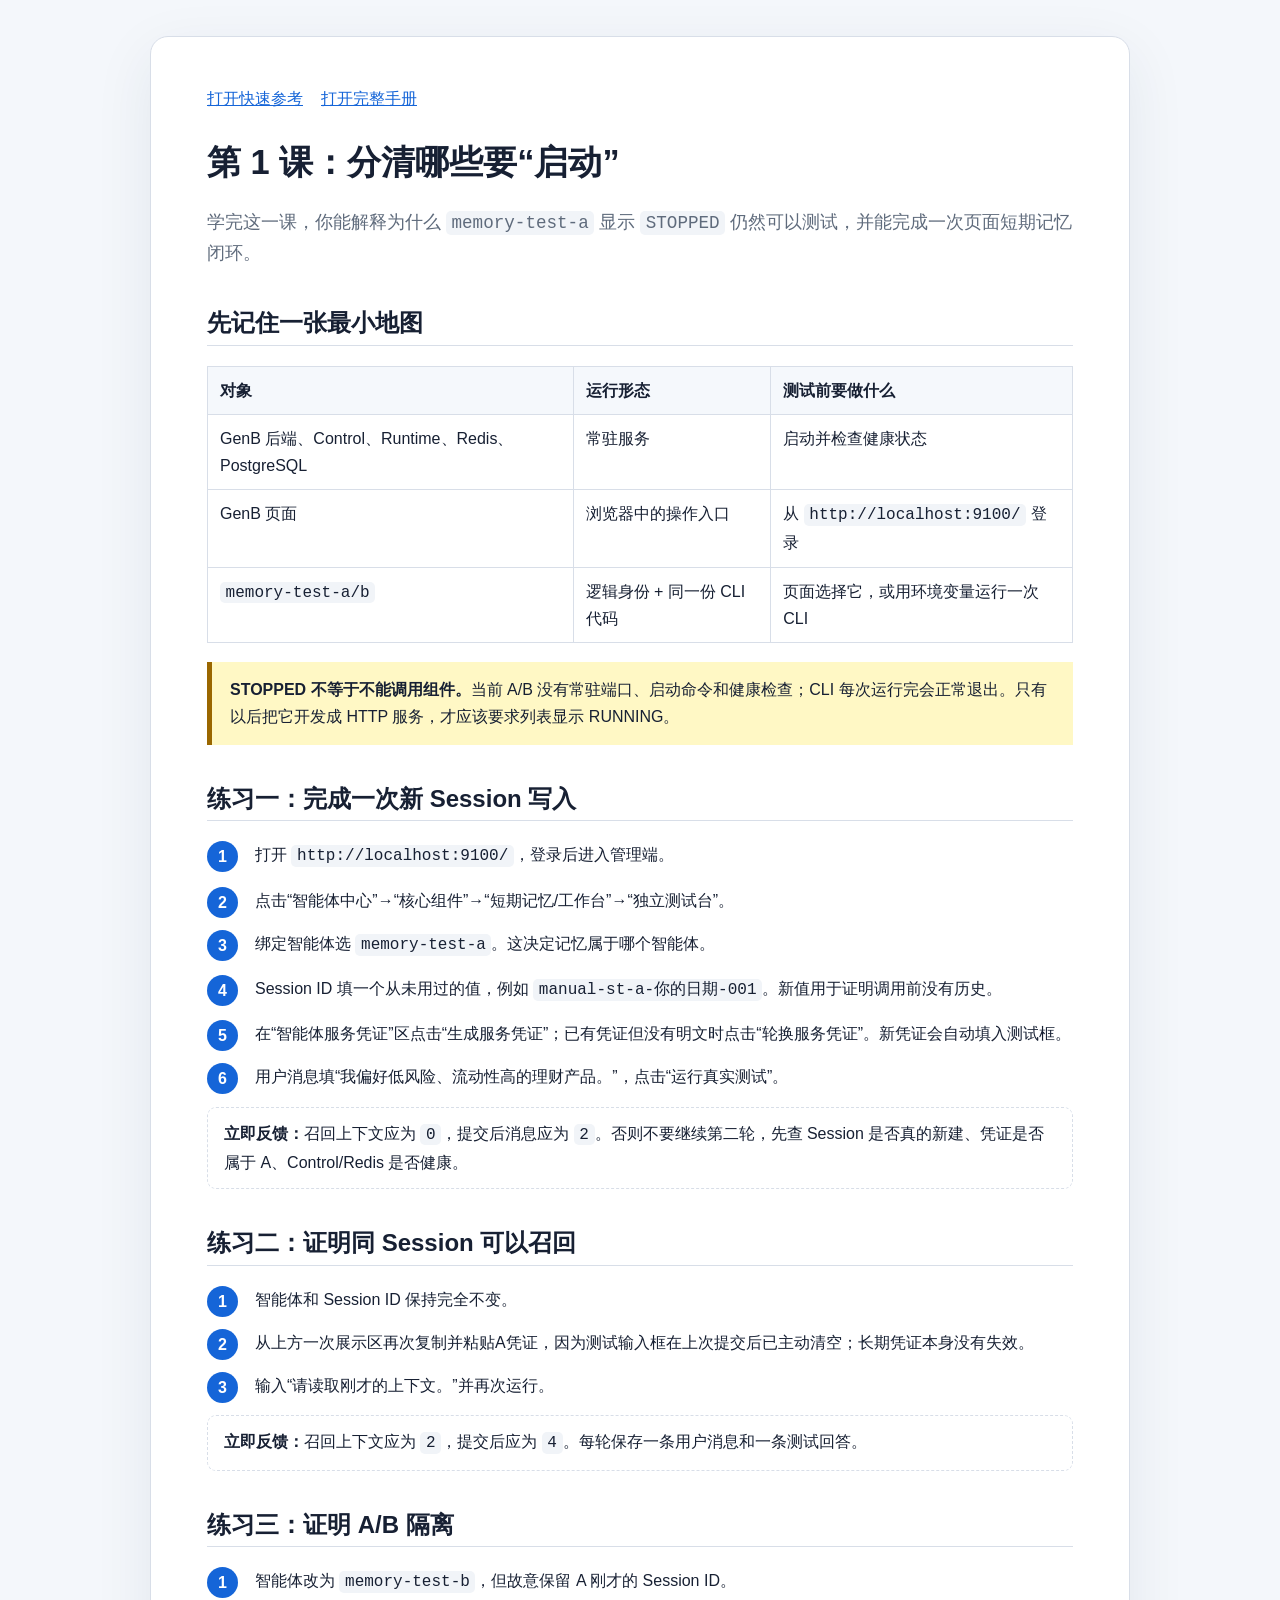
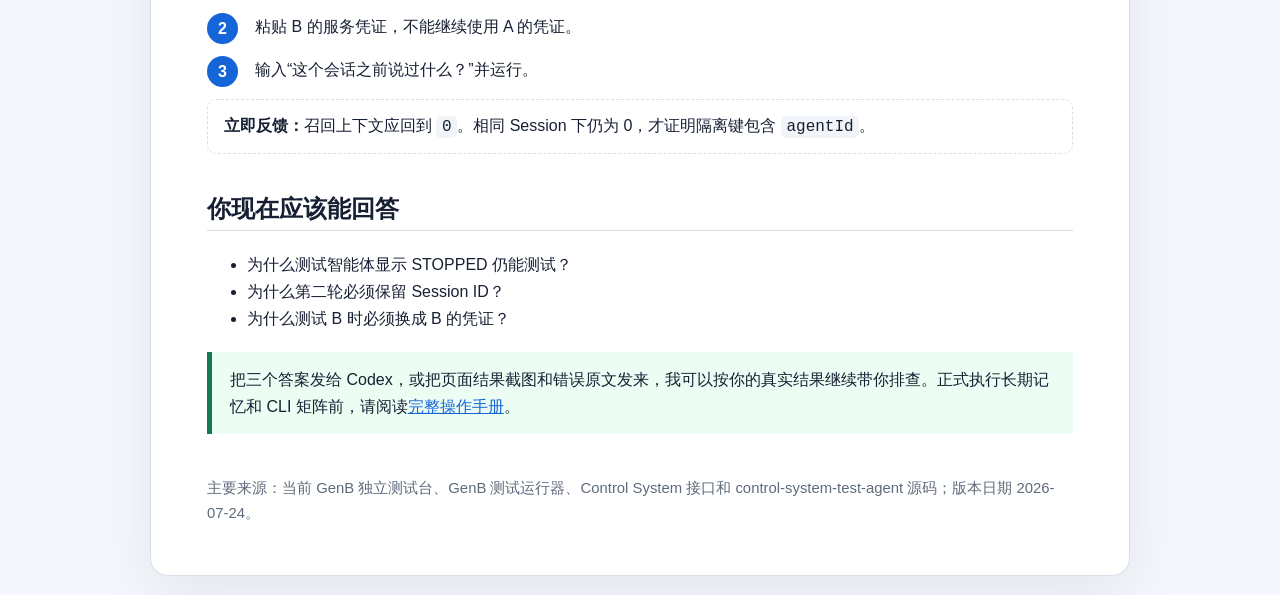
<file: docs/training/core-memory-testing/lessons/0001-core-memory-testbench-and-agent.html>
<!doctype html>
<html lang="zh-CN">
<head>
  <meta charset="utf-8">
  <meta name="viewport" content="width=device-width, initial-scale=1">
  <title>第 1 课：分清测试台、测试智能体与真实服务</title>
  <link rel="stylesheet" href="../assets/lesson.css">
</head>
<body>
<main>
  <nav>
    <a href="../reference/core-memory-testing-cheatsheet.html">打开快速参考</a>
    <a href="../../../operation/CORE_MEMORY_TESTBENCH_AND_TEST_AGENT_GUIDE.md">打开完整手册</a>
  </nav>
  <h1>第 1 课：分清哪些要“启动”</h1>
  <p class="lede">学完这一课，你能解释为什么 <code>memory-test-a</code> 显示 <code>STOPPED</code> 仍然可以测试，并能完成一次页面短期记忆闭环。</p>

  <h2>先记住一张最小地图</h2>
  <table>
    <thead><tr><th>对象</th><th>运行形态</th><th>测试前要做什么</th></tr></thead>
    <tbody>
      <tr><td>GenB 后端、Control、Runtime、Redis、PostgreSQL</td><td>常驻服务</td><td>启动并检查健康状态</td></tr>
      <tr><td>GenB 页面</td><td>浏览器中的操作入口</td><td>从 <code>http://localhost:9100/</code> 登录</td></tr>
      <tr><td><code>memory-test-a/b</code></td><td>逻辑身份 + 同一份 CLI 代码</td><td>页面选择它，或用环境变量运行一次 CLI</td></tr>
    </tbody>
  </table>
  <div class="callout warning"><strong>STOPPED 不等于不能调用组件。</strong>当前 A/B 没有常驻端口、启动命令和健康检查；CLI 每次运行完会正常退出。只有以后把它开发成 HTTP 服务，才应该要求列表显示 RUNNING。</div>

  <h2>练习一：完成一次新 Session 写入</h2>
  <ol class="steps">
    <li>打开 <code>http://localhost:9100/</code>，登录后进入管理端。</li>
    <li>点击“智能体中心”→“核心组件”→“短期记忆/工作台”→“独立测试台”。</li>
    <li>绑定智能体选 <code>memory-test-a</code>。这决定记忆属于哪个智能体。</li>
    <li>Session ID 填一个从未用过的值，例如 <code>manual-st-a-你的日期-001</code>。新值用于证明调用前没有历史。</li>
    <li>在“智能体服务凭证”区点击“生成服务凭证”；已有凭证但没有明文时点击“轮换服务凭证”。新凭证会自动填入测试框。</li>
    <li>用户消息填“我偏好低风险、流动性高的理财产品。”，点击“运行真实测试”。</li>
  </ol>
  <p class="check"><strong>立即反馈：</strong>召回上下文应为 <code>0</code>，提交后消息应为 <code>2</code>。否则不要继续第二轮，先查 Session 是否真的新建、凭证是否属于 A、Control/Redis 是否健康。</p>

  <h2>练习二：证明同 Session 可以召回</h2>
  <ol class="steps">
    <li>智能体和 Session ID 保持完全不变。</li>
    <li>从上方一次展示区再次复制并粘贴A凭证，因为测试输入框在上次提交后已主动清空；长期凭证本身没有失效。</li>
    <li>输入“请读取刚才的上下文。”并再次运行。</li>
  </ol>
  <p class="check"><strong>立即反馈：</strong>召回上下文应为 <code>2</code>，提交后应为 <code>4</code>。每轮保存一条用户消息和一条测试回答。</p>

  <h2>练习三：证明 A/B 隔离</h2>
  <ol class="steps">
    <li>智能体改为 <code>memory-test-b</code>，但故意保留 A 刚才的 Session ID。</li>
    <li>粘贴 B 的服务凭证，不能继续使用 A 的凭证。</li>
    <li>输入“这个会话之前说过什么？”并运行。</li>
  </ol>
  <p class="check"><strong>立即反馈：</strong>召回上下文应回到 <code>0</code>。相同 Session 下仍为 0，才证明隔离键包含 <code>agentId</code>。</p>

  <h2>你现在应该能回答</h2>
  <ul>
    <li>为什么测试智能体显示 STOPPED 仍能测试？</li>
    <li>为什么第二轮必须保留 Session ID？</li>
    <li>为什么测试 B 时必须换成 B 的凭证？</li>
  </ul>
  <div class="callout success">把三个答案发给 Codex，或把页面结果截图和错误原文发来，我可以按你的真实结果继续带你排查。正式执行长期记忆和 CLI 矩阵前，请阅读<a href="../../../operation/CORE_MEMORY_TESTBENCH_AND_TEST_AGENT_GUIDE.md">完整操作手册</a>。</div>

  <footer>主要来源：当前 GenB 独立测试台、GenB 测试运行器、Control System 接口和 control-system-test-agent 源码；版本日期 2026-07-24。</footer>
</main>
</body>
</html>
</file>
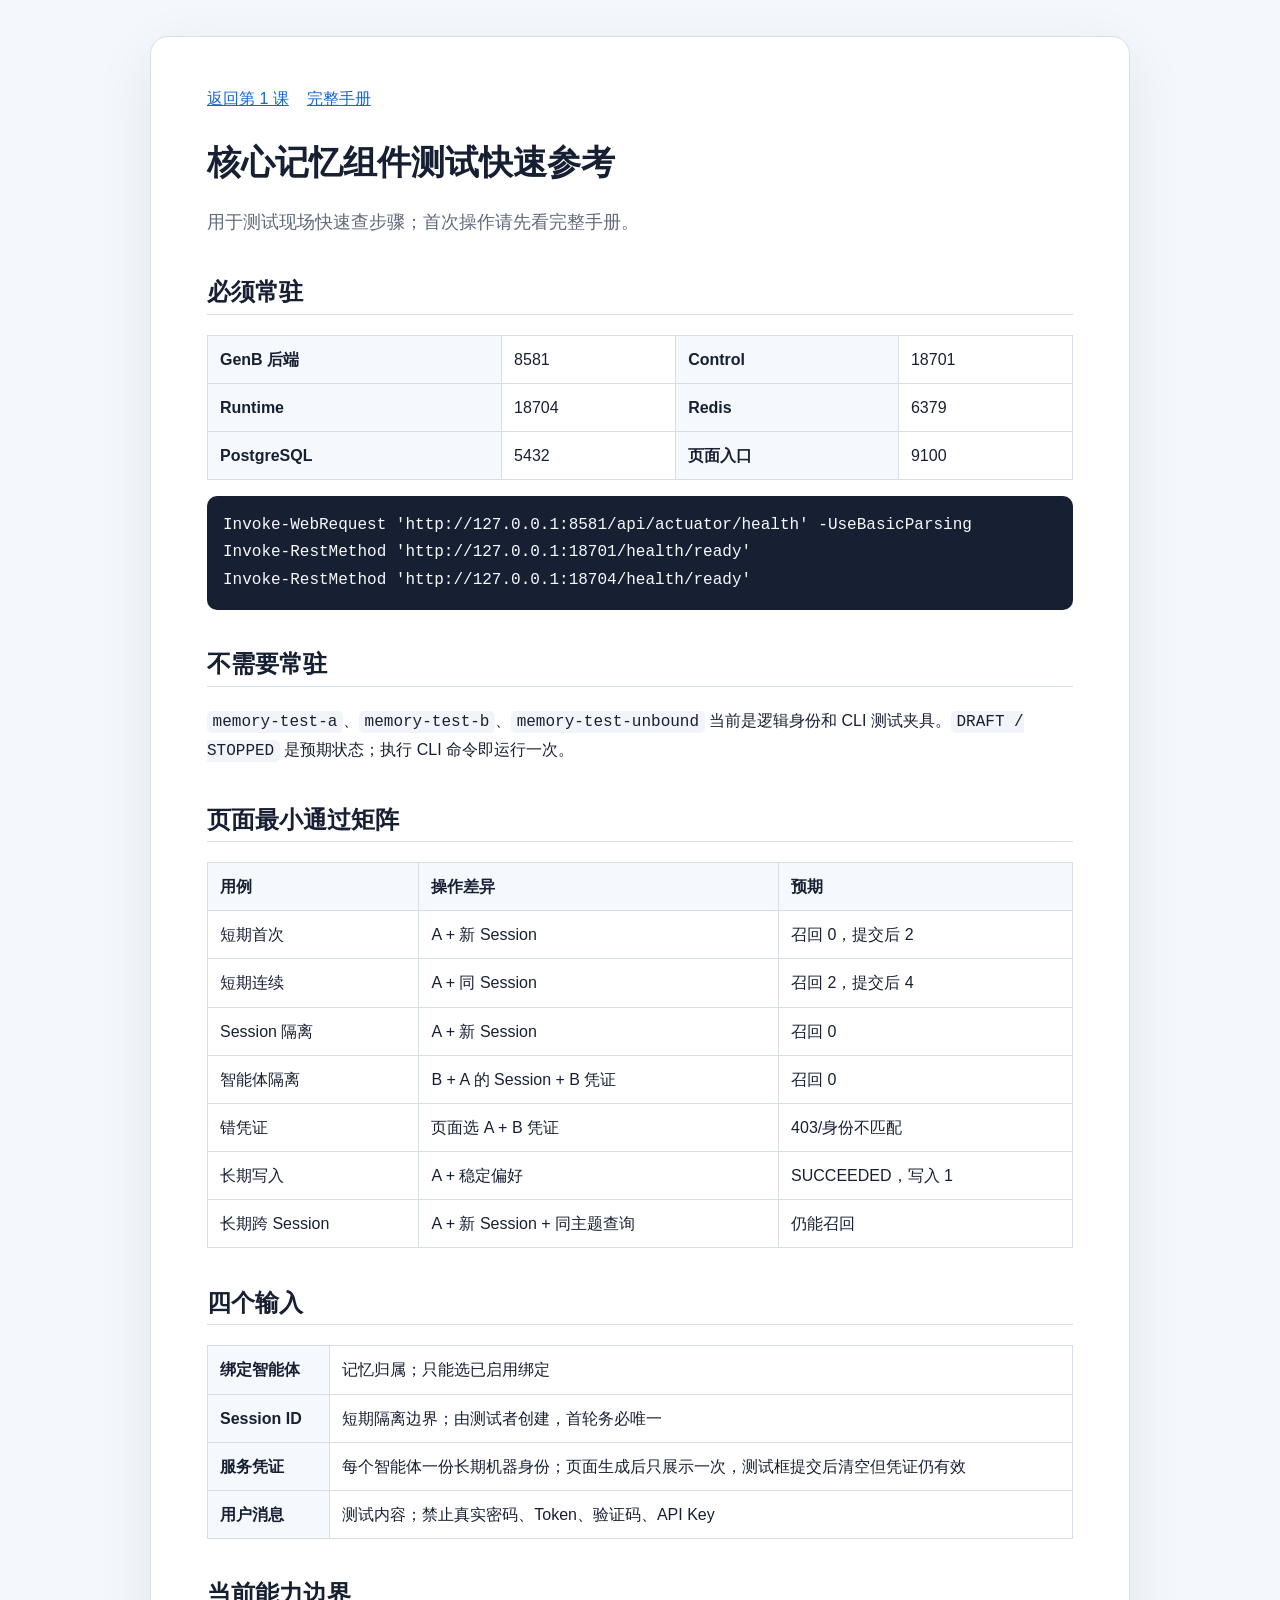
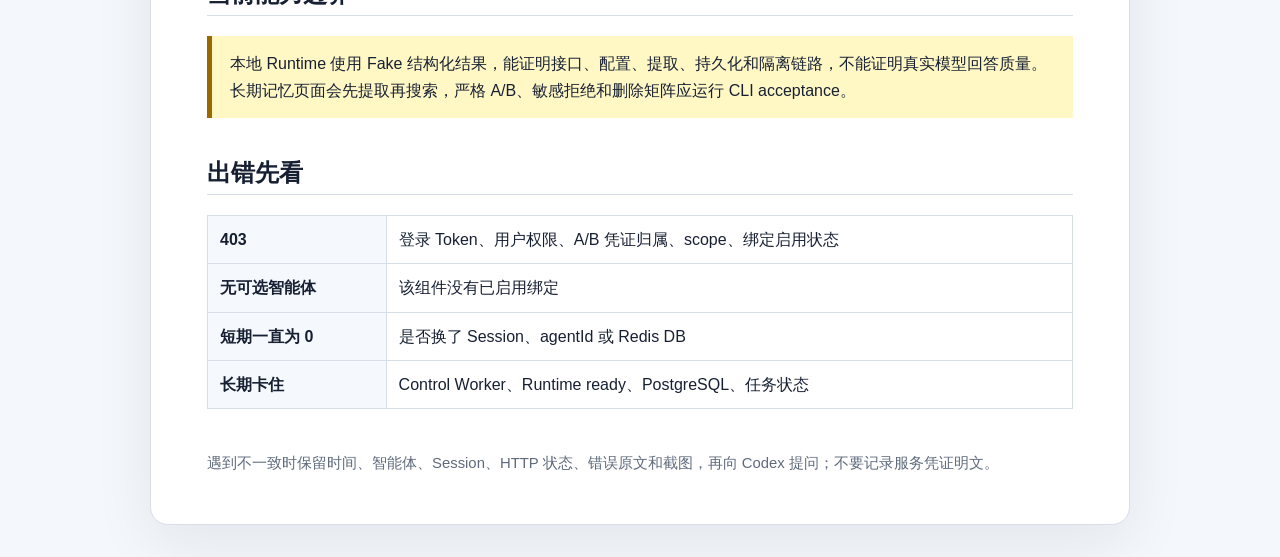
<file: docs/training/core-memory-testing/reference/core-memory-testing-cheatsheet.html>
<!doctype html>
<html lang="zh-CN">
<head>
  <meta charset="utf-8">
  <meta name="viewport" content="width=device-width, initial-scale=1">
  <title>核心记忆组件测试快速参考</title>
  <link rel="stylesheet" href="../assets/lesson.css">
</head>
<body>
<main>
  <nav><a href="../lessons/0001-core-memory-testbench-and-agent.html">返回第 1 课</a><a href="../../../operation/CORE_MEMORY_TESTBENCH_AND_TEST_AGENT_GUIDE.md">完整手册</a></nav>
  <h1>核心记忆组件测试快速参考</h1>
  <p class="lede">用于测试现场快速查步骤；首次操作请先看完整手册。</p>

  <h2>必须常驻</h2>
  <table><tbody>
    <tr><th>GenB 后端</th><td>8581</td><th>Control</th><td>18701</td></tr>
    <tr><th>Runtime</th><td>18704</td><th>Redis</th><td>6379</td></tr>
    <tr><th>PostgreSQL</th><td>5432</td><th>页面入口</th><td>9100</td></tr>
  </tbody></table>
  <pre><code>Invoke-WebRequest 'http://127.0.0.1:8581/api/actuator/health' -UseBasicParsing
Invoke-RestMethod 'http://127.0.0.1:18701/health/ready'
Invoke-RestMethod 'http://127.0.0.1:18704/health/ready'</code></pre>

  <h2>不需要常驻</h2>
  <p><code>memory-test-a</code>、<code>memory-test-b</code>、<code>memory-test-unbound</code> 当前是逻辑身份和 CLI 测试夹具。<code>DRAFT / STOPPED</code> 是预期状态；执行 CLI 命令即运行一次。</p>

  <h2>页面最小通过矩阵</h2>
  <table>
    <thead><tr><th>用例</th><th>操作差异</th><th>预期</th></tr></thead>
    <tbody>
      <tr><td>短期首次</td><td>A + 新 Session</td><td>召回 0，提交后 2</td></tr>
      <tr><td>短期连续</td><td>A + 同 Session</td><td>召回 2，提交后 4</td></tr>
      <tr><td>Session 隔离</td><td>A + 新 Session</td><td>召回 0</td></tr>
      <tr><td>智能体隔离</td><td>B + A 的 Session + B 凭证</td><td>召回 0</td></tr>
      <tr><td>错凭证</td><td>页面选 A + B 凭证</td><td>403/身份不匹配</td></tr>
      <tr><td>长期写入</td><td>A + 稳定偏好</td><td>SUCCEEDED，写入 1</td></tr>
      <tr><td>长期跨 Session</td><td>A + 新 Session + 同主题查询</td><td>仍能召回</td></tr>
    </tbody>
  </table>

  <h2>四个输入</h2>
  <table><tbody>
    <tr><th>绑定智能体</th><td>记忆归属；只能选已启用绑定</td></tr>
    <tr><th>Session ID</th><td>短期隔离边界；由测试者创建，首轮务必唯一</td></tr>
    <tr><th>服务凭证</th><td>每个智能体一份长期机器身份；页面生成后只展示一次，测试框提交后清空但凭证仍有效</td></tr>
    <tr><th>用户消息</th><td>测试内容；禁止真实密码、Token、验证码、API Key</td></tr>
  </tbody></table>

  <h2>当前能力边界</h2>
  <div class="callout warning">本地 Runtime 使用 Fake 结构化结果，能证明接口、配置、提取、持久化和隔离链路，不能证明真实模型回答质量。长期记忆页面会先提取再搜索，严格 A/B、敏感拒绝和删除矩阵应运行 CLI acceptance。</div>

  <h2>出错先看</h2>
  <table><tbody>
    <tr><th>403</th><td>登录 Token、用户权限、A/B 凭证归属、scope、绑定启用状态</td></tr>
    <tr><th>无可选智能体</th><td>该组件没有已启用绑定</td></tr>
    <tr><th>短期一直为 0</th><td>是否换了 Session、agentId 或 Redis DB</td></tr>
    <tr><th>长期卡住</th><td>Control Worker、Runtime ready、PostgreSQL、任务状态</td></tr>
  </tbody></table>
  <footer>遇到不一致时保留时间、智能体、Session、HTTP 状态、错误原文和截图，再向 Codex 提问；不要记录服务凭证明文。</footer>
</main>
</body>
</html>
</file>
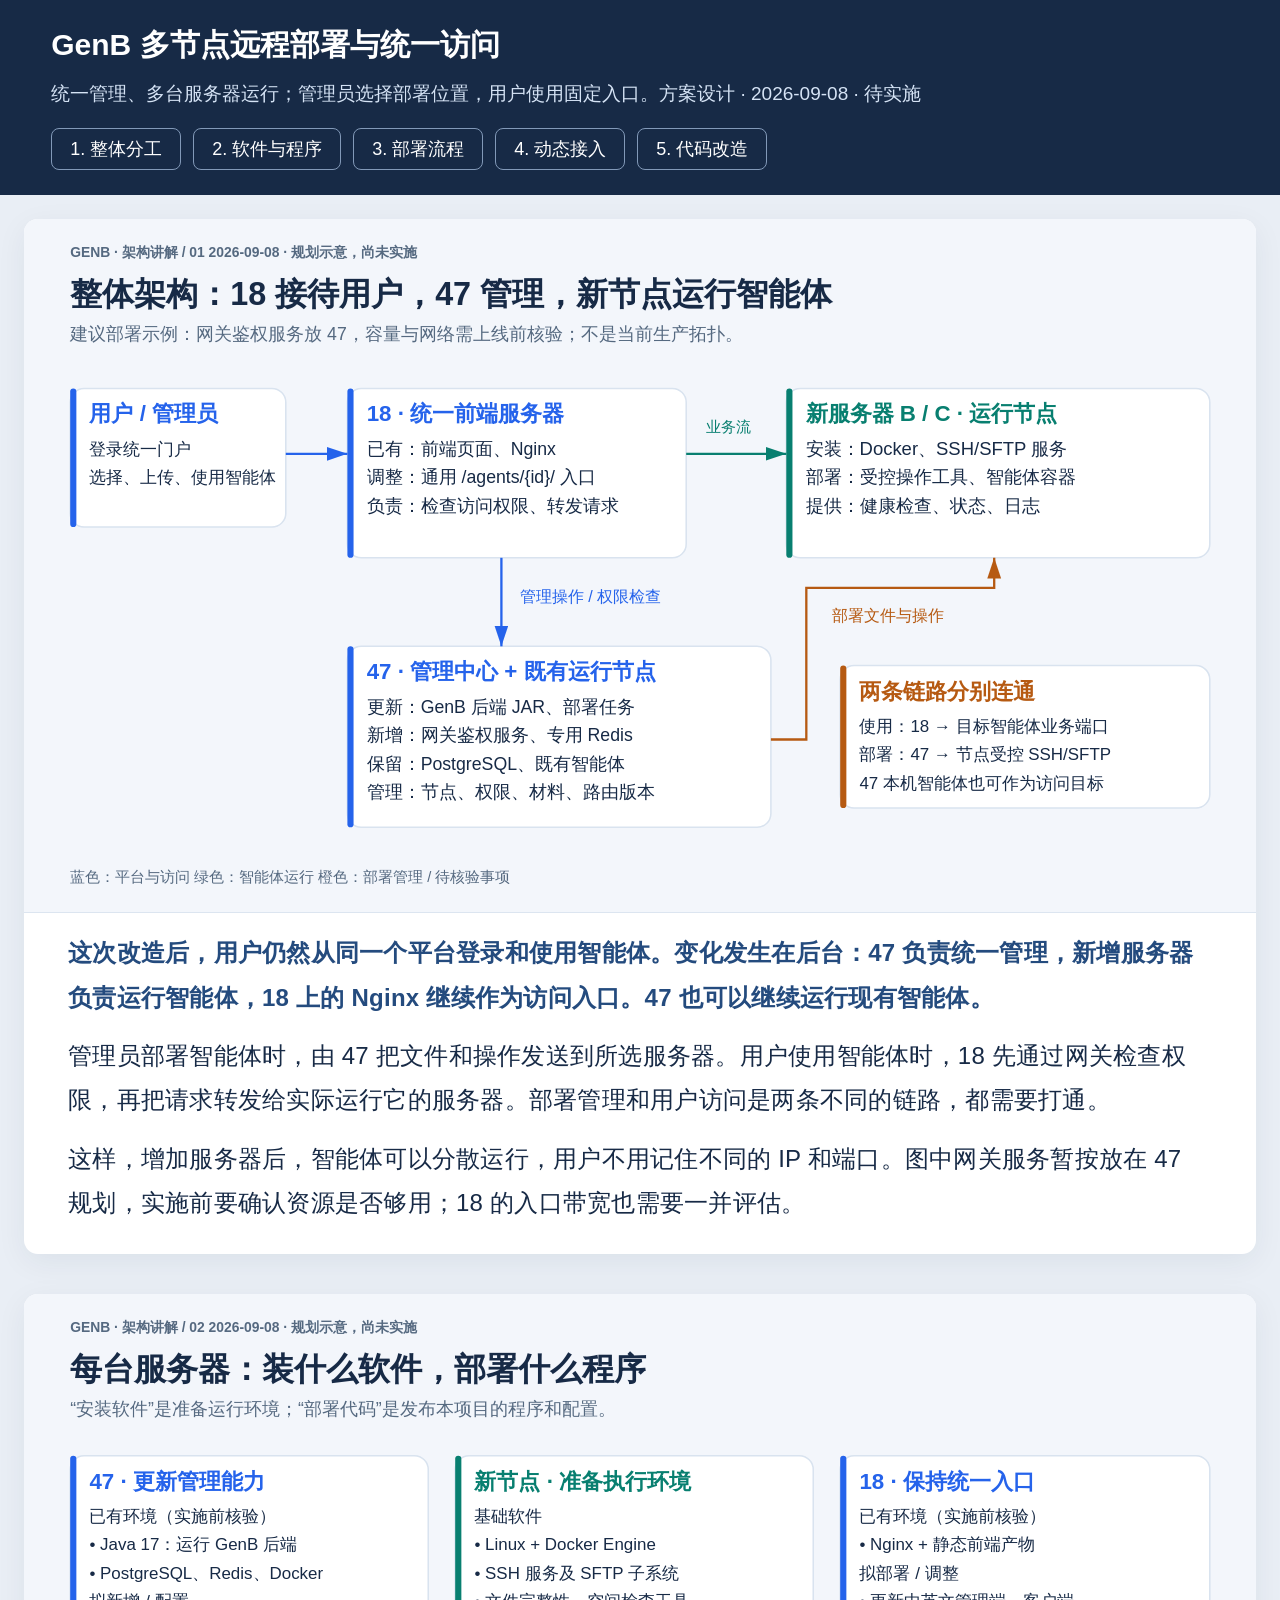
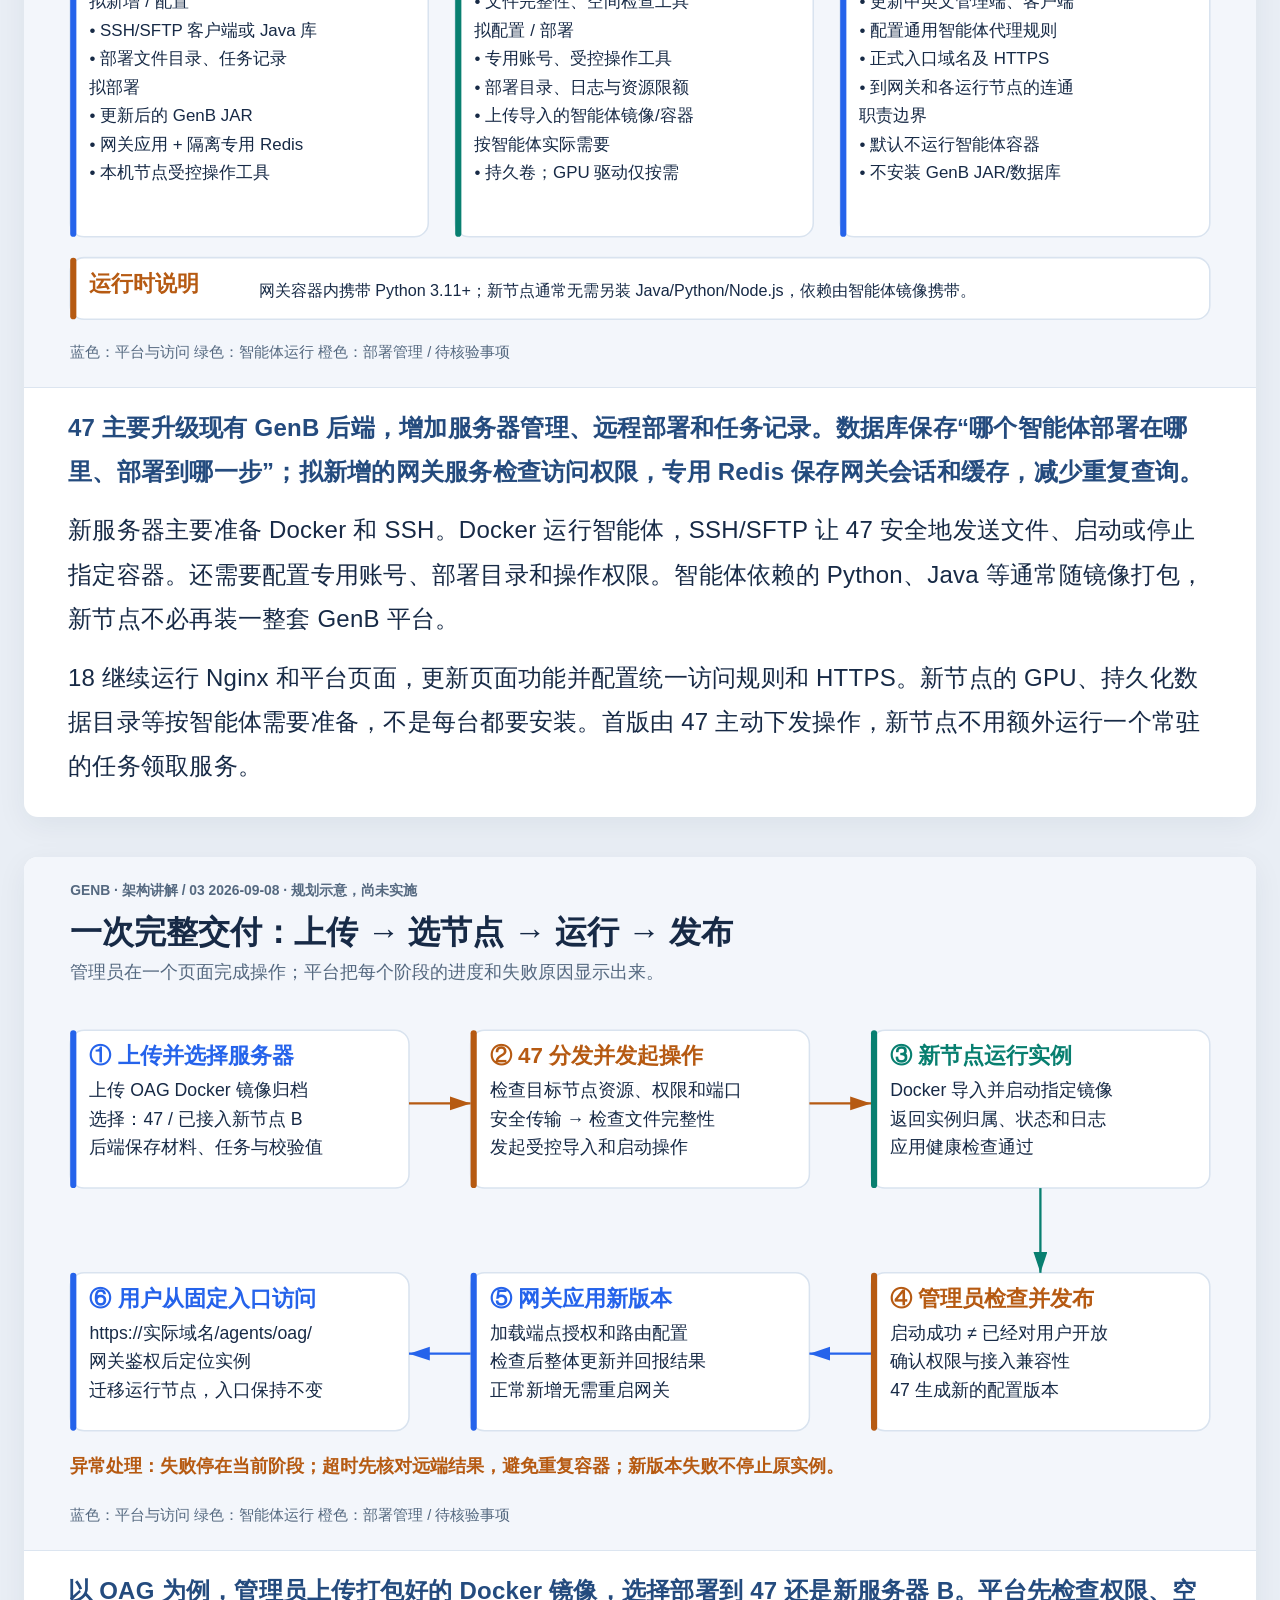
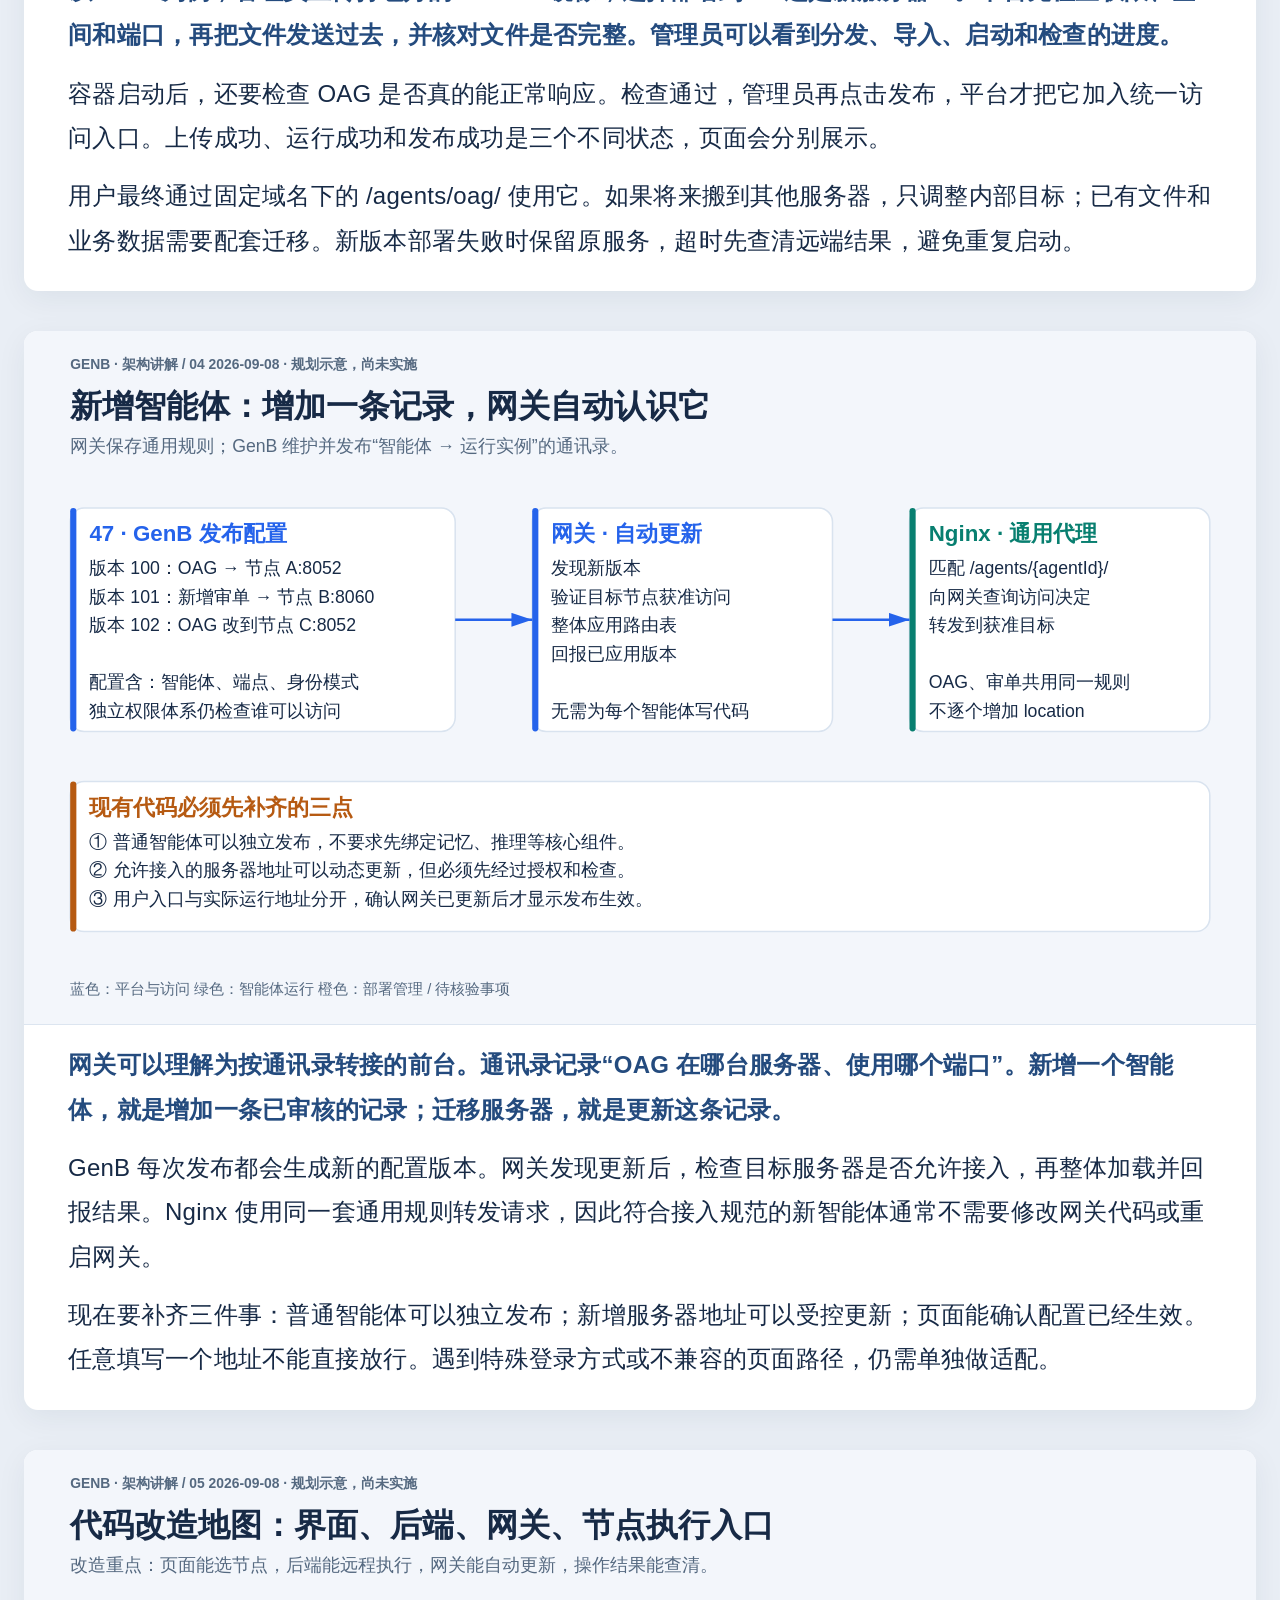
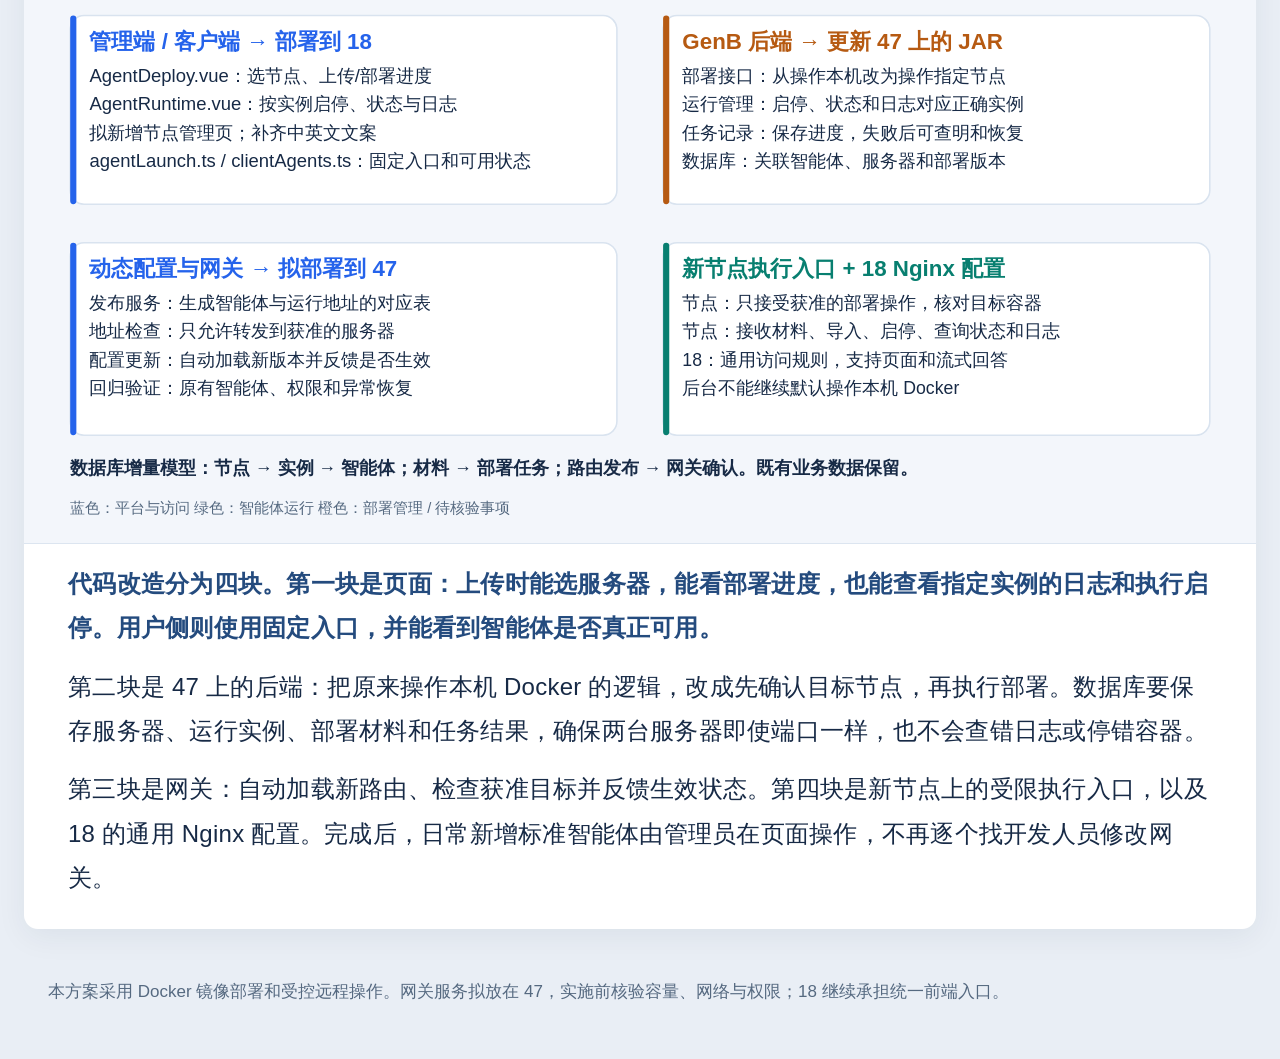
<file: records/reports/assets/20260908-多节点方案/多节点部署讲解图册.html>
<!doctype html><html lang="zh-CN"><head><meta charset="utf-8"><meta name="viewport" content="width=device-width, initial-scale=1"><title>GenB 多节点部署方案</title><style>*{box-sizing:border-box}body{margin:0;background:#e9eef5;color:#172a46;font-family:'Microsoft YaHei',sans-serif}header{padding:25px 4%;background:#172a46;color:white}h1{margin:0 0 12px;font-size:30px}header p{line-height:1.7;font-size:19px;margin:0 0 18px;color:#d5e3f5}nav{display:flex;gap:12px;flex-wrap:wrap}nav a{padding:8px 18px;border:1px solid #8299b8;border-radius:8px;color:white;text-decoration:none;font-size:18px}main{max-width:1600px;margin:auto;padding:24px}section{margin-bottom:40px;scroll-margin-top:12px;background:white;border-radius:14px;overflow:hidden;box-shadow:0 8px 30px #172a4610}section img{display:block;width:100%;height:auto}.copy{padding:18px 44px 28px;border-top:1px solid #dce5f0;display:grid;gap:14px}.copy p{margin:0;font-size:24px;line-height:1.85;letter-spacing:.25px}.copy p:first-child{font-weight:600;color:#244b7e}footer{padding:8px 24px 28px;color:#556980;font-size:17px;line-height:1.8}@media(max-width:800px){main{padding:10px}.copy{padding:22px}.copy p{font-size:19px}}@media print{@page{size:A3 portrait;margin:10mm}header,footer{display:none}main{padding:0;max-width:none}section{break-after:page;break-inside:avoid;margin:0;box-shadow:none;border-radius:0}.copy{padding:15px 20px}.copy p{font-size:20px}body{background:white}}</style></head><body><header><h1>GenB 多节点远程部署与统一访问</h1><p>统一管理、多台服务器运行；管理员选择部署位置，用户使用固定入口。方案设计 · 2026-09-08 · 待实施</p><nav><a href="#s0">1. 整体分工</a><a href="#s1">2. 软件与程序</a><a href="#s2">3. 部署流程</a><a href="#s3">4. 动态接入</a><a href="#s4">5. 代码改造</a></nav></header><main><section id="s0"><img src="01-整体架构.svg" alt="整体分工"><div class="copy"><p>这次改造后，用户仍然从同一个平台登录和使用智能体。变化发生在后台：47 负责统一管理，新增服务器负责运行智能体，18 上的 Nginx 继续作为访问入口。47 也可以继续运行现有智能体。</p><p>管理员部署智能体时，由 47 把文件和操作发送到所选服务器。用户使用智能体时，18 先通过网关检查权限，再把请求转发给实际运行它的服务器。部署管理和用户访问是两条不同的链路，都需要打通。</p><p>这样，增加服务器后，智能体可以分散运行，用户不用记住不同的 IP 和端口。图中网关服务暂按放在 47 规划，实施前要确认资源是否够用；18 的入口带宽也需要一并评估。</p></div></section><section id="s1"><img src="02-软件与部署清单.svg" alt="软件与程序"><div class="copy"><p>47 主要升级现有 GenB 后端，增加服务器管理、远程部署和任务记录。数据库保存“哪个智能体部署在哪里、部署到哪一步”；拟新增的网关服务检查访问权限，专用 Redis 保存网关会话和缓存，减少重复查询。</p><p>新服务器主要准备 Docker 和 SSH。Docker 运行智能体，SSH/SFTP 让 47 安全地发送文件、启动或停止指定容器。还需要配置专用账号、部署目录和操作权限。智能体依赖的 Python、Java 等通常随镜像打包，新节点不必再装一整套 GenB 平台。</p><p>18 继续运行 Nginx 和平台页面，更新页面功能并配置统一访问规则和 HTTPS。新节点的 GPU、持久化数据目录等按智能体需要准备，不是每台都要安装。首版由 47 主动下发操作，新节点不用额外运行一个常驻的任务领取服务。</p></div></section><section id="s2"><img src="03-上传部署与发布流程.svg" alt="部署流程"><div class="copy"><p>以 OAG 为例，管理员上传打包好的 Docker 镜像，选择部署到 47 还是新服务器 B。平台先检查权限、空间和端口，再把文件发送过去，并核对文件是否完整。管理员可以看到分发、导入、启动和检查的进度。</p><p>容器启动后，还要检查 OAG 是否真的能正常响应。检查通过，管理员再点击发布，平台才把它加入统一访问入口。上传成功、运行成功和发布成功是三个不同状态，页面会分别展示。</p><p>用户最终通过固定域名下的 /agents/oag/ 使用它。如果将来搬到其他服务器，只调整内部目标；已有文件和业务数据需要配套迁移。新版本部署失败时保留原服务，超时先查清远端结果，避免重复启动。</p></div></section><section id="s3"><img src="04-动态接入原理.svg" alt="动态接入"><div class="copy"><p>网关可以理解为按通讯录转接的前台。通讯录记录“OAG 在哪台服务器、使用哪个端口”。新增一个智能体，就是增加一条已审核的记录；迁移服务器，就是更新这条记录。</p><p>GenB 每次发布都会生成新的配置版本。网关发现更新后，检查目标服务器是否允许接入，再整体加载并回报结果。Nginx 使用同一套通用规则转发请求，因此符合接入规范的新智能体通常不需要修改网关代码或重启网关。</p><p>现在要补齐三件事：普通智能体可以独立发布；新增服务器地址可以受控更新；页面能确认配置已经生效。任意填写一个地址不能直接放行。遇到特殊登录方式或不兼容的页面路径，仍需单独做适配。</p></div></section><section id="s4"><img src="05-代码改造地图.svg" alt="代码改造"><div class="copy"><p>代码改造分为四块。第一块是页面：上传时能选服务器，能看部署进度，也能查看指定实例的日志和执行启停。用户侧则使用固定入口，并能看到智能体是否真正可用。</p><p>第二块是 47 上的后端：把原来操作本机 Docker 的逻辑，改成先确认目标节点，再执行部署。数据库要保存服务器、运行实例、部署材料和任务结果，确保两台服务器即使端口一样，也不会查错日志或停错容器。</p><p>第三块是网关：自动加载新路由、检查获准目标并反馈生效状态。第四块是新节点上的受限执行入口，以及 18 的通用 Nginx 配置。完成后，日常新增标准智能体由管理员在页面操作，不再逐个找开发人员修改网关。</p></div></section><footer>本方案采用 Docker 镜像部署和受控远程操作。网关服务拟放在 47，实施前核验容量、网络与权限；18 继续承担统一前端入口。</footer></main></body></html>
</file>
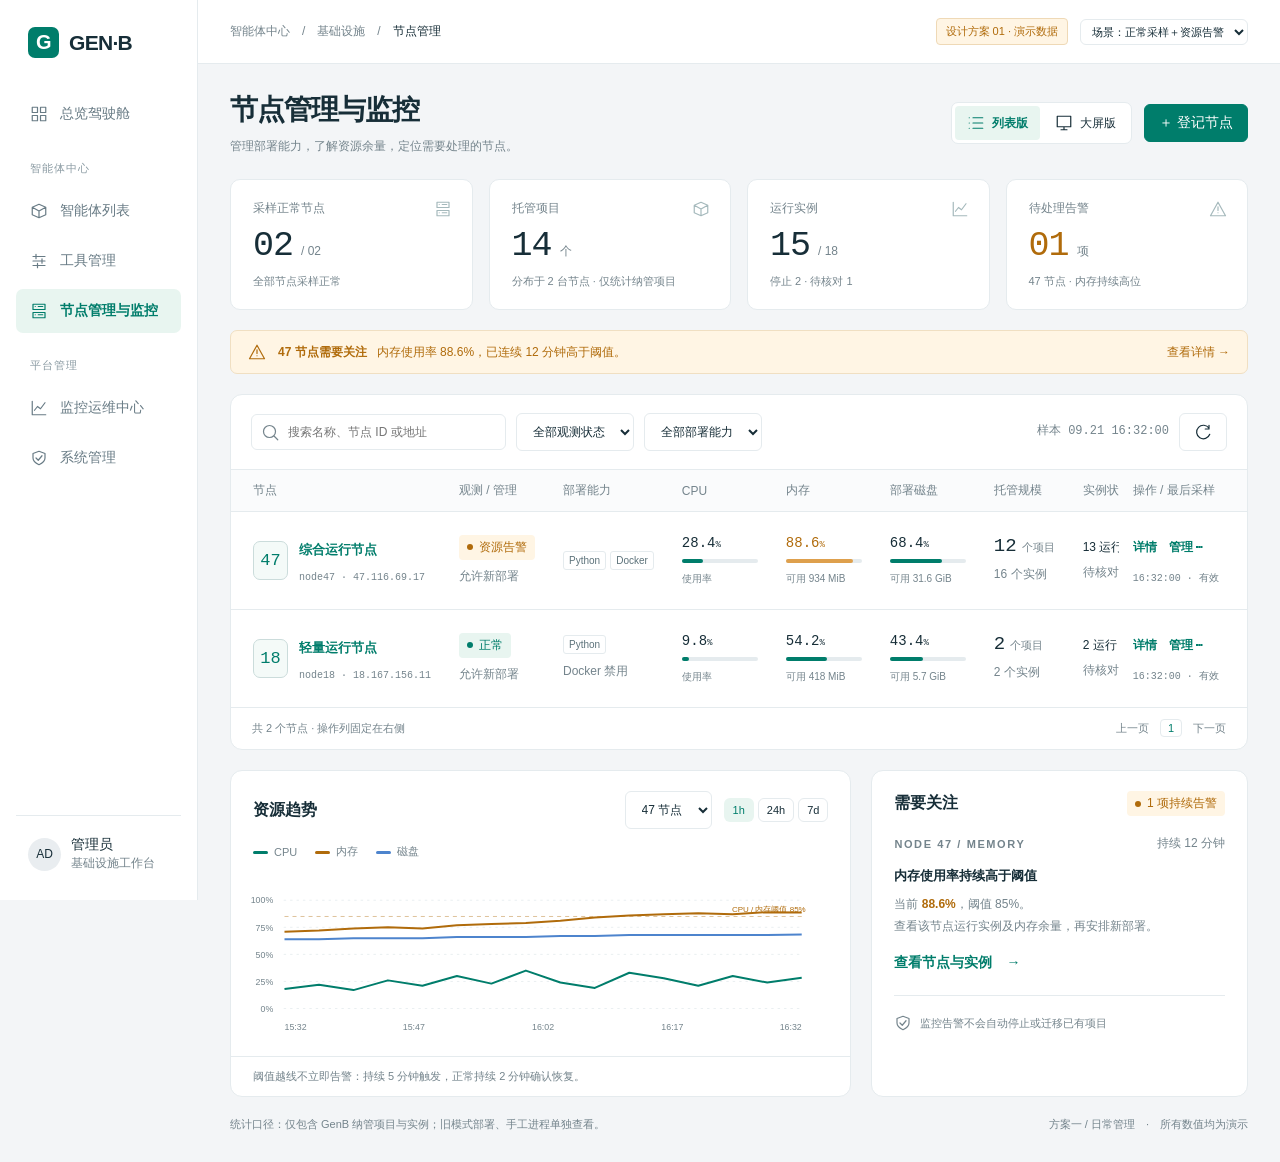
<file: records/reports/assets/20260921-节点页面双版方案/列表版.html>
<!doctype html><html lang="zh-CN"><head><meta charset="UTF-8"><meta name="viewport" content="width=device-width,initial-scale=1"><link rel="icon" href="data:,"><title>方案一 · 节点管理工作台</title><link rel="stylesheet" href="design.css"></head><body data-view="list"><div id="app"></div><script src="design.js"></script></body></html>
</file>
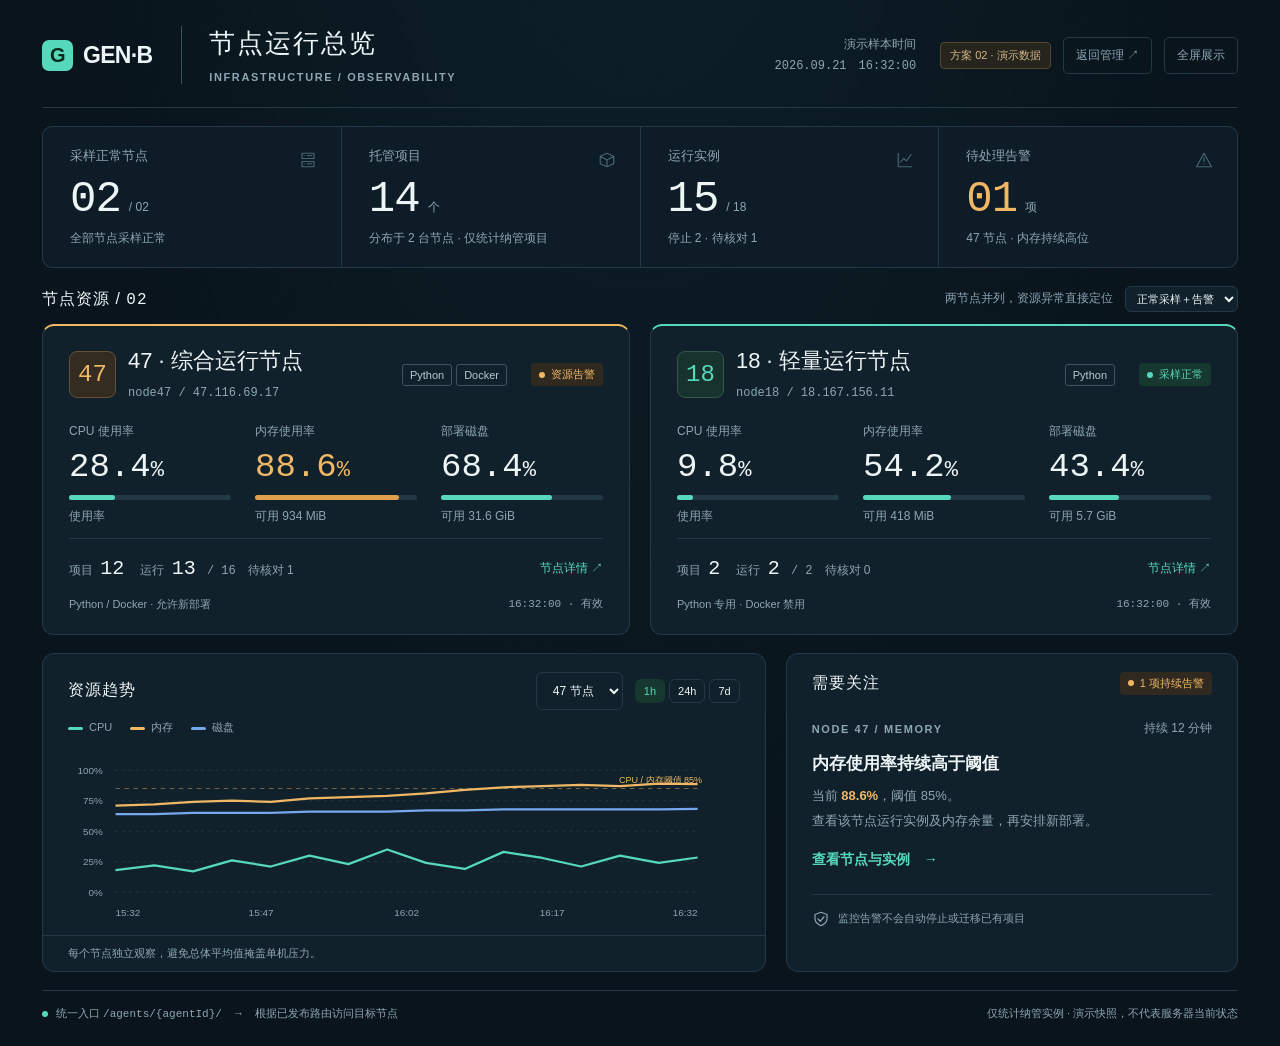
<file: records/reports/assets/20260921-节点页面双版方案/大屏版.html>
<!doctype html><html lang="zh-CN"><head><meta charset="UTF-8"><meta name="viewport" content="width=device-width,initial-scale=1"><link rel="icon" href="data:,"><title>方案二 · 节点运行总览</title><link rel="stylesheet" href="design.css"></head><body data-view="screen"><div id="app"></div><script src="design.js"></script></body></html>
</file>
<file: docs/training/core-memory-testing/assets/lesson.css>
:root {
  color-scheme: light;
  --ink: #172033;
  --muted: #5f6b7c;
  --blue: #1565d8;
  --blue-soft: #edf5ff;
  --green: #18794e;
  --green-soft: #ecfdf3;
  --amber: #9a6700;
  --amber-soft: #fff8c5;
  --red: #b42318;
  --red-soft: #fff1f0;
  --line: #d8dee8;
  --paper: #ffffff;
  --page: #f4f7fb;
}

* { box-sizing: border-box; }
body {
  margin: 0;
  color: var(--ink);
  background: var(--page);
  font: 16px/1.7 "Segoe UI", "Microsoft YaHei", sans-serif;
}
main {
  max-width: 980px;
  margin: 36px auto;
  padding: 48px 56px;
  background: var(--paper);
  border: 1px solid var(--line);
  border-radius: 18px;
  box-shadow: 0 18px 60px rgba(30, 50, 80, .08);
}
h1, h2, h3 { line-height: 1.3; }
h1 { margin-top: 0; font-size: 2.15rem; }
h2 { margin-top: 2.4rem; border-bottom: 1px solid var(--line); padding-bottom: .4rem; }
h3 { margin-top: 1.7rem; }
a { color: var(--blue); }
code, kbd {
  font-family: Consolas, monospace;
  background: #f1f4f8;
  border-radius: 5px;
  padding: .12rem .35rem;
}
pre {
  overflow-x: auto;
  padding: 16px;
  color: #f7fafc;
  background: #172033;
  border-radius: 10px;
}
pre code { padding: 0; color: inherit; background: transparent; }
table { width: 100%; border-collapse: collapse; margin: 1rem 0; }
th, td { padding: 10px 12px; border: 1px solid var(--line); text-align: left; vertical-align: top; }
th { background: #f5f8fc; }
.lede { color: var(--muted); font-size: 1.1rem; }
.callout { margin: 1.2rem 0; padding: 14px 18px; border-left: 5px solid var(--blue); background: var(--blue-soft); }
.success { border-left-color: var(--green); background: var(--green-soft); }
.warning { border-left-color: var(--amber); background: var(--amber-soft); }
.danger { border-left-color: var(--red); background: var(--red-soft); }
.steps { counter-reset: step; padding: 0; list-style: none; }
.steps > li { position: relative; margin: 1rem 0; padding-left: 48px; }
.steps > li::before {
  counter-increment: step;
  content: counter(step);
  position: absolute;
  left: 0;
  top: 0;
  width: 31px;
  height: 31px;
  color: white;
  background: var(--blue);
  border-radius: 50%;
  text-align: center;
  line-height: 31px;
  font-weight: 700;
}
.check { padding: 12px 16px; border: 1px dashed var(--line); border-radius: 9px; }
nav { display: flex; gap: 18px; flex-wrap: wrap; margin-bottom: 28px; }
footer { margin-top: 42px; color: var(--muted); font-size: .93rem; }
@media (max-width: 760px) { main { margin: 0; padding: 28px 20px; border: 0; border-radius: 0; } }
@media print { body { background: white; } main { max-width: none; margin: 0; padding: 0; border: 0; box-shadow: none; } a { color: inherit; } }
</file>
<file: records/reports/assets/20260921-节点页面双版方案/design.css>
:root{--bg:#f3f5f7;--surface:#fff;--ink:#172e38;--muted:#74848c;--line:#e5ebee;--accent:#007d6b;--soft:#e8f5f0;--amber:#b06b0b;--warn:#fff5e4;--blue:#4d84cd;--radius:12px;font-family:"Microsoft YaHei UI","PingFang SC",sans-serif;color:var(--ink);font-size:14px}*{box-sizing:border-box}body{margin:0;background:var(--bg);color:var(--ink)}button,input,select{font:inherit}button,a,select{touch-action:manipulation}button,a{ -webkit-tap-highlight-color:transparent}button{cursor:pointer}button:disabled{cursor:default;opacity:.6}a{color:inherit;text-decoration:none}button:focus-visible,a:focus-visible,input:focus-visible,select:focus-visible{outline:3px solid #68baac;outline-offset:3px}button{border:1px solid var(--line);background:var(--surface);color:var(--ink);border-radius:6px;padding:9px 14px}button:hover{border-color:#9fb7b9;background:var(--soft)}svg{display:block}.ico{width:18px;height:18px;flex:none}.muted{color:var(--muted)}.mono,.number{font-family:Bahnschrift,"Cascadia Code",Consolas,monospace;font-variant-numeric:tabular-nums}.number{letter-spacing:-1px}.eyebrow{font-size:11px;letter-spacing:1.6px;font-weight:600;color:var(--muted)}.brand{display:flex;align-items:center;gap:10px;font-size:21px;font-weight:700;letter-spacing:-.7px}.brandmark{background:var(--accent);color:white;width:31px;height:31px;border-radius:7px;display:grid;place-items:center;font:600 20px Bahnschrift,sans-serif}.badge{align-self:flex-start;display:inline-flex;align-items:center;gap:6px;font-size:12px;white-space:nowrap;padding:4px 8px;border-radius:4px;background:var(--soft);color:var(--accent)}.badge.warn{background:var(--warn);color:var(--amber)}.badge.neutral{background:var(--bg);color:var(--muted)}.dot{width:6px;height:6px;border-radius:50%;background:currentColor;display:inline-block;flex:none}.primary{background:var(--accent);border-color:var(--accent);color:white}.primary:hover{background:#006655;color:white}.textbtn{border:0;padding:5px 0;background:transparent;color:var(--accent);font-weight:600}.textbtn:hover{background:none;color:var(--ink)}.stack{display:flex;flex-direction:column;gap:7px}.row{display:flex;align-items:center;gap:12px}.between{display:flex;justify-content:space-between;align-items:center;gap:12px}.panel{border:1px solid var(--line);background:var(--surface);border-radius:var(--radius)}.panelhead{padding:20px 22px 0;display:flex;justify-content:space-between;align-items:center;gap:12px}.panelhead h2{font-size:16px;margin:0}.sub{font-size:12px;color:var(--muted);line-height:1.6}.sidebar{width:198px;position:fixed;inset:0 auto 0 0;background:#fff;border-right:1px solid var(--line);padding:27px 16px;display:flex;flex-direction:column;z-index:3}.sidebar .brand{padding:0 12px 31px}.navgroup{padding:22px 14px 10px;font-size:11px;color:#8b9ba3;letter-spacing:1px}.navitem{display:flex;align-items:center;gap:12px;padding:13px 14px;margin:3px 0;border-radius:7px;color:#687b85}.navitem.active{background:var(--soft);color:var(--accent);font-weight:600}.navfoot{margin-top:auto;border-top:1px solid var(--line);padding:20px 12px 0;display:flex;gap:10px;align-items:center}.avatar{width:33px;height:33px;background:#e9edf0;display:grid;place-items:center;border-radius:50%;font-size:12px}.workspace{margin-left:198px}.topbar{height:64px;padding:0 32px;background:white;border-bottom:1px solid var(--line);display:flex;align-items:center;justify-content:space-between;color:var(--muted);font-size:12px}.proto{color:var(--amber);background:var(--warn);border:1px solid #efd9b6;padding:5px 9px;border-radius:4px;font-size:11px;white-space:nowrap}.content{padding:27px 32px;max-width:1900px;margin:auto}.pagehead{display:flex;justify-content:space-between;align-items:center;margin-bottom:24px;gap:18px}.pagehead h1{font-size:28px;letter-spacing:-1px;margin:0 0 9px}.pagehead p{margin:0;color:var(--muted);font-size:12px}.view-switch{display:flex;border:1px solid var(--line);border-radius:7px;padding:3px;background:var(--surface);gap:3px}.view-switch a{display:flex;align-items:center;gap:7px;padding:8px 12px;border-radius:4px;font-size:12px;white-space:nowrap}.view-switch .active{color:var(--accent);background:var(--soft);font-weight:600}.stats{display:grid;grid-template-columns:repeat(4,minmax(0,1fr));gap:16px;margin-bottom:20px}.stat{padding:20px 22px;border-radius:10px;position:relative}.stat .label{color:var(--muted);font-size:12px}.stat .value{display:flex;align-items:baseline;gap:8px;margin:12px 0 8px}.stat .number{font-size:35px;line-height:1}.stat .value small{font-size:12px;color:var(--muted);font-weight:400}.stat small{font-size:11px;color:var(--muted)}.stat .stat-symbol{position:absolute;right:20px;top:20px;color:#a5b9bc}.stat.attention .number{color:var(--amber)}.notice{display:flex;align-items:center;justify-content:space-between;gap:16px;background:var(--warn);color:var(--amber);border:1px solid #f0dfc2;padding:12px 17px;border-radius:7px;margin-bottom:20px;font-size:12px}.notice strong{margin-right:10px}.notice button{background:transparent;border:0;padding:0;color:inherit;white-space:nowrap}.filters{display:flex;gap:10px;align-items:center;padding:18px 20px;border-bottom:1px solid var(--line);flex-wrap:wrap}.searchbox{position:relative;min-width:200px;flex:1;max-width:340px}.searchbox .ico{position:absolute;left:11px;top:10px;color:var(--muted)}input,select{border:1px solid var(--line);background:var(--surface);color:var(--ink);border-radius:6px;padding:10px 12px;font-size:12px}input{width:100%}.searchbox input{padding-left:36px}.filter-spacer{flex:1}.tablewrap{overflow:auto;border-radius:0 0 8px 8px}table{width:100%;border-collapse:collapse;text-align:left;white-space:nowrap;font-size:12px}th{font-weight:500;color:var(--muted);background:#fafbfc;padding:12px 14px;border-bottom:1px solid var(--line)}td{padding:22px 14px;border-bottom:1px solid var(--line)}th:first-child,td:first-child{padding-left:22px}td:last-child,th:last-child{position:sticky;right:0;background:var(--surface);box-shadow:-6px 0 8px -8px #536770;min-width:128px}th:last-child{background:#fafbfc}tr:last-child td{border-bottom:0}tbody tr:hover td{background:#fbfdfd}.nodeidentity{display:flex;align-items:center;gap:11px;min-width:163px}.nodeglyph{width:35px;height:39px;border:1px solid #cbdcdb;border-radius:7px;color:var(--accent);background:#f4faf8;display:grid;place-items:center;font-family:Bahnschrift,monospace;font-size:17px}.nodename{font-size:13px;font-weight:600}.nodeidentity .sub{font-size:10px;margin-top:6px}.resource{min-width:76px;max-width:116px}.resource strong{font-size:14px;font-weight:500}.track{height:4px;background:var(--line);border-radius:3px;margin:8px 0}.fill{height:100%;background:var(--accent);border-radius:3px}.fill.amber{background:#dea04d}.resource .sub{font-size:10px}.resource.alert strong{color:var(--amber)}.types{display:flex;gap:4px}.type{border:1px solid var(--line);padding:3px 5px;border-radius:3px;color:#5c727a;font-size:10px}.counts{font-size:19px;line-height:1}.counts span{font-size:11px;color:var(--muted);margin-left:5px}.tablefoot{border-top:1px solid var(--line);padding:13px 21px;color:var(--muted);font-size:11px;display:flex;justify-content:space-between;gap:12px}.pagenum{border:1px solid var(--line);border-radius:4px;padding:2px 7px;color:var(--accent)}.lower{display:grid;grid-template-columns:minmax(0,1.65fr) minmax(280px,1fr);gap:20px;margin-top:20px}.charttoolbar{display:flex;gap:4px}.charttoolbar button{font-size:11px;padding:5px 8px}.charttoolbar button.active{background:var(--soft);color:var(--accent);border-color:transparent}.legend{display:flex;gap:18px;align-items:center;font-size:11px;color:var(--muted);padding:15px 22px 0}.legend i{display:inline-block;width:15px;height:3px;border-radius:2px;margin-right:6px;vertical-align:middle;background:var(--accent)}.chart{padding:10px 15px 5px;position:relative}.chart svg{width:100%;height:182px;overflow:visible}.chart text{font-family:Bahnschrift,"Microsoft YaHei UI",sans-serif;font-size:11px;fill:var(--muted)}.chart .grid{stroke:var(--line);stroke-dasharray:3 5}.chart-footer{border-top:1px solid var(--line);padding:12px 22px;font-size:11px;color:var(--muted)}.alertitem{margin:18px 22px;padding:0 0 18px;border-bottom:1px solid var(--line)}.alertitem h3{font-size:13px;font-weight:600;margin:0 0 9px}.alertitem p{font-size:12px;line-height:1.8;color:var(--muted);margin:0 0 12px}.alertfoot{padding:0 22px 20px;display:flex;gap:8px;align-items:center;color:var(--muted);font-size:11px}.pagefoot{font-size:11px;color:var(--muted);line-height:1.8;margin-top:18px;display:flex;justify-content:space-between;gap:15px}.switch-scene{font-size:11px;padding:5px 7px}.empty{padding:50px;text-align:center;color:var(--muted)}.overlay{position:fixed;inset:0;background:#071c3266;backdrop-filter:blur(3px);z-index:30;display:flex;justify-content:flex-end}.drawer{width:min(580px,94vw);background:var(--surface);height:100%;overflow:auto;box-shadow:-16px 0 60px #071c3222;padding:30px}.drawer h2{margin:10px 0 5px;font-size:26px}.close{font-size:24px;padding:0;width:34px;height:34px;line-height:1;border:0;color:var(--muted)}.drawertabs{display:flex;border-bottom:1px solid var(--line);gap:25px;margin:25px 0}.drawertabs button{border:0;border-radius:0;padding:12px 0;color:var(--muted);background:none}.drawertabs button.active{border-bottom:2px solid var(--accent);color:var(--accent)}.detailmetrics{display:grid;grid-template-columns:repeat(3,1fr);gap:12px;margin:24px 0}.detailmetrics .panel{padding:15px}.detailmetrics b{display:block;font:28px Bahnschrift,monospace;margin-top:12px}.detail-note{line-height:1.9;padding:18px;background:var(--bg);border-radius:8px;font-size:12px}.definition{display:grid;grid-template-columns:130px 1fr;font-size:12px;gap:18px;margin:26px 0}.definition dt{color:var(--muted)}.definition dd{margin:0}.mockwork{border-bottom:1px solid var(--line);padding:20px 0;display:flex;justify-content:space-between;gap:16px}.toast{position:fixed;bottom:30px;left:50%;transform:translateX(-50%);z-index:50;background:var(--ink);color:var(--surface);padding:14px 24px;border-radius:8px;box-shadow:0 8px 30px #0002;font-size:13px;max-width:90vw}.modalbox{margin:auto;width:min(480px,90vw);background:var(--surface);padding:28px;border-radius:14px;line-height:1.9}.modalbox h2{font-size:20px;margin:0}.steps{padding-left:20px;font-size:13px}.steps li{padding:9px 0}.stale td{background:#f8f9fb;color:var(--muted)}.stale .fill{background:#afb8bd}.stale .track{background:#e3e6e9}.stale .resource{opacity:.65}
/* A separate viewing distance and visual hierarchy for the wall display. */
body[data-view=screen]{--bg:#09141c;--surface:#10212b;--ink:#edf5f6;--muted:#8ea6b3;--line:#243945;--accent:#56d9ba;--soft:#17382f;--amber:#f0b765;--warn:#30291f;--blue:#75a8ed;background:var(--bg)}.screen{padding:30px 42px 24px;max-width:2100px;margin:auto;min-height:100vh;background-image:radial-gradient(ellipse at 50% -30%,#1a47513d,transparent 65%)}.screenhead{display:flex;justify-content:space-between;align-items:center;border-bottom:1px solid var(--line);padding-bottom:23px;gap:20px}.screentitle{border-left:1px solid #38515d;margin-left:17px;padding-left:27px}.screentitle h1{font-size:26px;letter-spacing:2px;font-weight:500;margin:0 0 7px}.screen .brandmark{color:#09291e;background:var(--accent)}.screen .brand{font-size:23px}.screen .proto{background:#25251d;border-color:#55462f;color:#d5b788}.screencontrols{display:flex;gap:12px;align-items:center}.screencontrols a,.screencontrols button{font-size:12px;padding:9px 12px;background:transparent;color:var(--muted);border:1px solid var(--line);border-radius:5px}.sampletime{text-align:right;margin-right:12px;line-height:1.7;font-size:12px;color:var(--muted)}.screen .stats{margin:22px 0;gap:1px;background:var(--line);border:1px solid var(--line);border-radius:10px;overflow:hidden}.screen .stat{border:0;border-radius:0;background:#0d1c26;padding:22px 27px}.screen .stat .label{font-size:13px}.screen .stat .number{font-size:44px}.screen .stat .stat-symbol{right:24px;top:24px;color:#456572}.screen .stat small{font-size:12px}.fleetheading{display:flex;align-items:center;justify-content:space-between;margin:24px 0 15px}.fleetheading h2{font-size:16px;letter-spacing:1px;font-weight:500;margin:0}.fleetheading .sub{font-size:12px}.nodes-grid{display:grid;grid-template-columns:repeat(2,minmax(0,1fr));gap:20px}.nodecard{padding:23px 27px;border-top:2px solid var(--accent);position:relative;overflow:hidden}.nodecard.warning{border-top-color:var(--amber)}.nodecard h3{font-size:22px;margin:0 0 8px;font-weight:500}.nodecard .nodeglyph{width:47px;height:47px;border-radius:8px;font-size:24px;background:#18332d;border-color:#34564d;color:var(--accent)}.nodecard.warning .nodeglyph{color:var(--amber);background:#342c21;border-color:#645035}.nodecard .sub{font-size:12px}.nodecard .types{margin-left:auto;margin-right:12px}.screen .type{color:#b8c9d2;border-color:#3e5360;font-size:11px;padding:4px 7px}.screen .badge{font-size:11px}.node-numbers{display:grid;grid-template-columns:repeat(3,minmax(0,1fr));gap:24px;padding:25px 0 20px}.node-numbers .resource{min-width:0;max-width:none}.node-numbers .resource strong{font:31px Bahnschrift,monospace;color:var(--ink)}.node-numbers .resource.alert strong{color:var(--amber)}.node-numbers .resource label{display:block;font-size:12px;color:var(--muted);margin-bottom:13px}.node-numbers .track{height:5px;margin:12px 0 9px}.node-bottom{display:flex;align-items:center;justify-content:space-between;padding-top:16px;border-top:1px solid var(--line);font-size:12px;color:var(--muted)}.node-bottom strong{font:20px Bahnschrift,monospace;color:var(--ink);margin:0 4px}.node-bottom .textbtn{font-size:12px;font-weight:400}.screen .lower{grid-template-columns:minmax(0,1.6fr) minmax(320px,1fr);margin-top:20px}.screen .panelhead{padding:22px 25px 0}.screen .panelhead h2{font-weight:500;font-size:16px;letter-spacing:1px}.screen .chart svg{height:207px}.screen .alertitem{margin:24px 25px 15px;padding-bottom:20px}.screen .alertitem h3{font-size:17px}.screen .alertitem p{font-size:13px;line-height:1.9}.screen .chart-footer{padding:13px 25px}.screen .legend{padding-left:25px}.screen .pagefoot{margin-top:23px;border-top:1px solid var(--line);padding-top:17px}.screen .nodecard.old{border-top-color:#70838f}.old .node-numbers{opacity:.5}.old .fill{background:#738896}.old .nodeglyph{color:#a0b0bc;border-color:#50606b;background:#26323b}.screen .primary{color:#09281e}.screen .drawer .nodeglyph{color:var(--accent);background:var(--soft)}.screen .definition{line-height:1.8}.screen .alertfoot{padding:0 25px 20px}.screennote{display:flex;align-items:center;gap:8px}.screennote .dot{color:var(--accent)}
@media(min-width:1700px){.screen{padding:35px 52px}.screen .stat{padding:27px 30px}.screen .stat .number{font-size:53px}.nodecard{padding:29px 30px}.node-numbers{padding:32px 0 25px}.node-numbers .resource strong{font-size:38px}.screen .chart svg{height:240px}.screen .alertitem{margin-top:30px}}@media(max-width:1250px){.sidebar{width:165px;padding:24px 10px}.workspace{margin-left:165px}.content{padding:24px}.topbar{padding:0 24px}.screen{padding:24px}.screenhead .brand{display:none}.screentitle{border:0;margin:0;padding:0}.sampletime{display:none}.nodecard{padding:20px}.nodecard h3{font-size:19px}.nodecard .types{display:none}.node-numbers{gap:14px}.stat{padding:18px}.lower{grid-template-columns:1.4fr 1fr}.pagehead{align-items:flex-start}}@media(max-width:900px){.sidebar{display:none}.workspace{margin-left:0}.content{padding:20px}.stats{gap:10px}.stat .number{font-size:29px}.stat .stat-symbol{display:none}.lower,.screen .lower{grid-template-columns:1fr}.nodes-grid{grid-template-columns:1fr}.screenhead{flex-wrap:wrap}.screen .stats{grid-template-columns:repeat(2,1fr);gap:1px}.pagefoot{flex-direction:column}.pagehead{flex-wrap:wrap}.screen .stat .number{font-size:36px}.topbar{padding:0 20px}.topbar .breadcrumb{display:none}}@media(max-width:540px){.stats{grid-template-columns:repeat(2,1fr)}.content,.screen{padding:15px}.notice{align-items:flex-start;line-height:1.7}.pagehead h1{font-size:24px}.screencontrols{flex-wrap:wrap}.screentitle h1{font-size:23px}.nodecard .between{align-items:flex-start}.node-numbers .resource strong{font-size:25px}.node-numbers .sub{font-size:10px}.node-bottom{gap:6px;flex-wrap:wrap}.drawer{padding:23px}.stat .value{margin:9px 0}.screen .pagefoot .mono{font-size:10px}}@media(prefers-reduced-motion:no-preference){.content,.screen{animation:enter .35s ease-out}.drawer{animation:slide .22s ease-out}@keyframes enter{from{opacity:0;transform:translateY(5px)}to{opacity:1;transform:none}}@keyframes slide{from{transform:translateX(30px);opacity:.5}to{transform:none;opacity:1}}}
@media(min-width:1100px){.screen{padding-top:26px;padding-bottom:20px}.screen .stats{margin:18px 0}.screen .stat{padding:20px 27px}.screen .stat .number{font-size:44px}.screen .fleetheading{margin:18px 0 12px}.screen .nodecard{padding:20px 26px}.screen .node-numbers{padding:20px 0 12px}.screen .node-numbers .resource strong{font-size:34px}.screen .node-numbers .resource label{margin-bottom:8px}.screen .node-numbers .track{margin:9px 0 7px}.screen .lower{margin-top:18px}.screen .panelhead{padding-top:18px}.screen .legend{padding-top:10px}.screen .chart svg{height:185px}.screen .chart-footer{padding-top:10px;padding-bottom:10px}.screen .pagefoot{margin-top:18px;padding-top:13px}}
</file>
